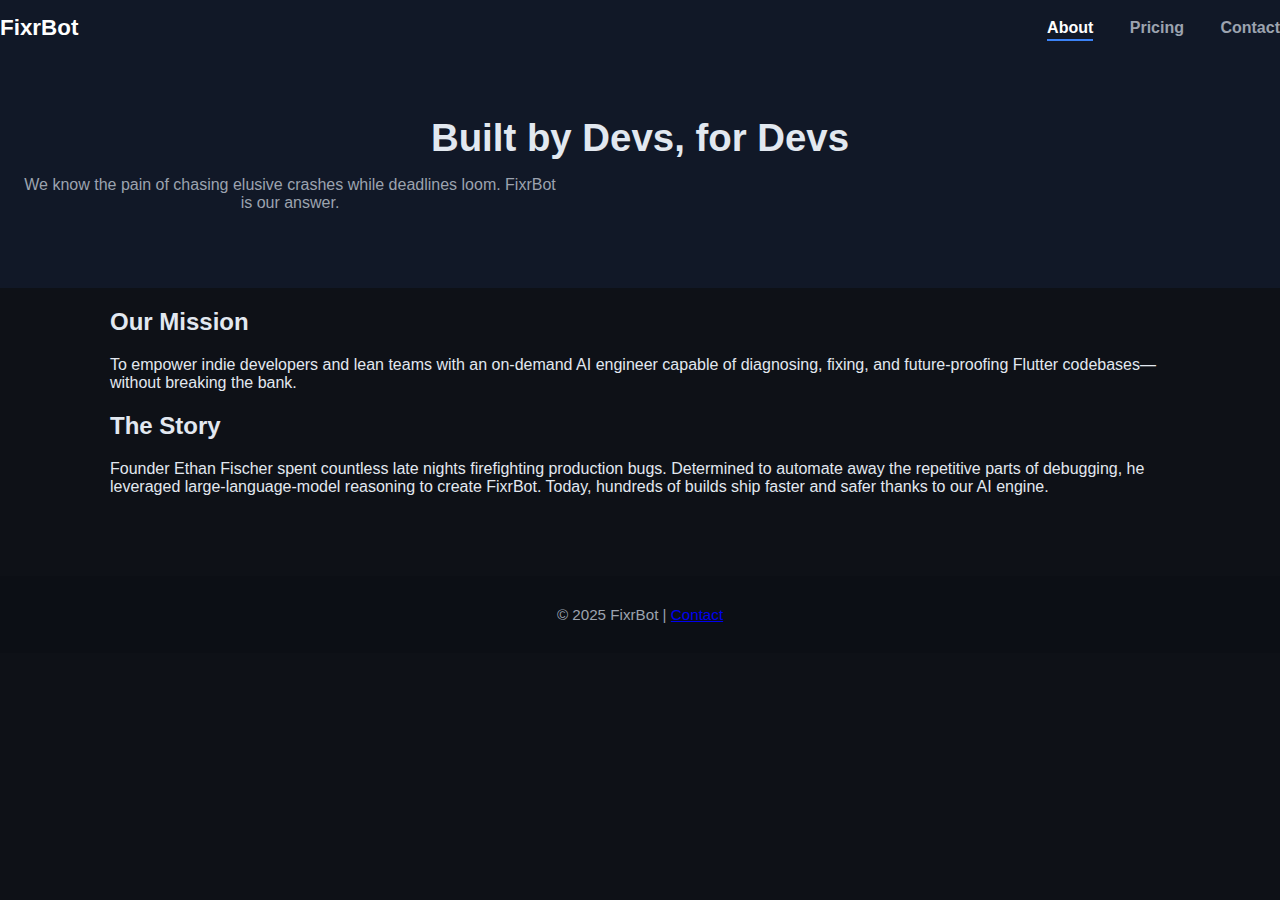
<file: about.html>
<!DOCTYPE html>
<html lang="en">
<head>
  <meta charset="UTF-8" />
  <meta name="viewport" content="width=device-width, initial-scale=1.0" />
  <title>About • FixrBot</title>
  <link rel="stylesheet" href="styles.css" />
</head>
<body>
  <header class="subhero">
    <nav class="topnav">
      <a href="index.html" class="logo">FixrBot</a>
      <div class="nav-links">
        <a href="about.html" class="active">About</a>
        <a href="pricing.html">Pricing</a>
        <a href="contact.html">Contact</a>
      </div>
    </nav>
    <div class="subhero-content">
      <h1>Built by Devs, for Devs</h1>
      <p class="subtitle">We know the pain of chasing elusive crashes while deadlines loom. FixrBot is our answer.</p>
    </div>
  </header>

  <section class="container">
    <h2>Our Mission</h2>
    <p>To empower indie developers and lean teams with an on‑demand AI engineer capable of diagnosing, fixing, and future‑proofing Flutter codebases—without breaking the bank.</p>

    <h2>The Story</h2>
    <p>Founder Ethan Fischer spent countless late nights firefighting production bugs. Determined to automate away the repetitive parts of debugging, he leveraged large‑language‑model reasoning to create FixrBot. Today, hundreds of builds ship faster and safer thanks to our AI engine.</p>
  </section>

  <footer>
    © 2025 FixrBot | <a href="contact.html">Contact</a>
  </footer>
</body>
</html>
</file>
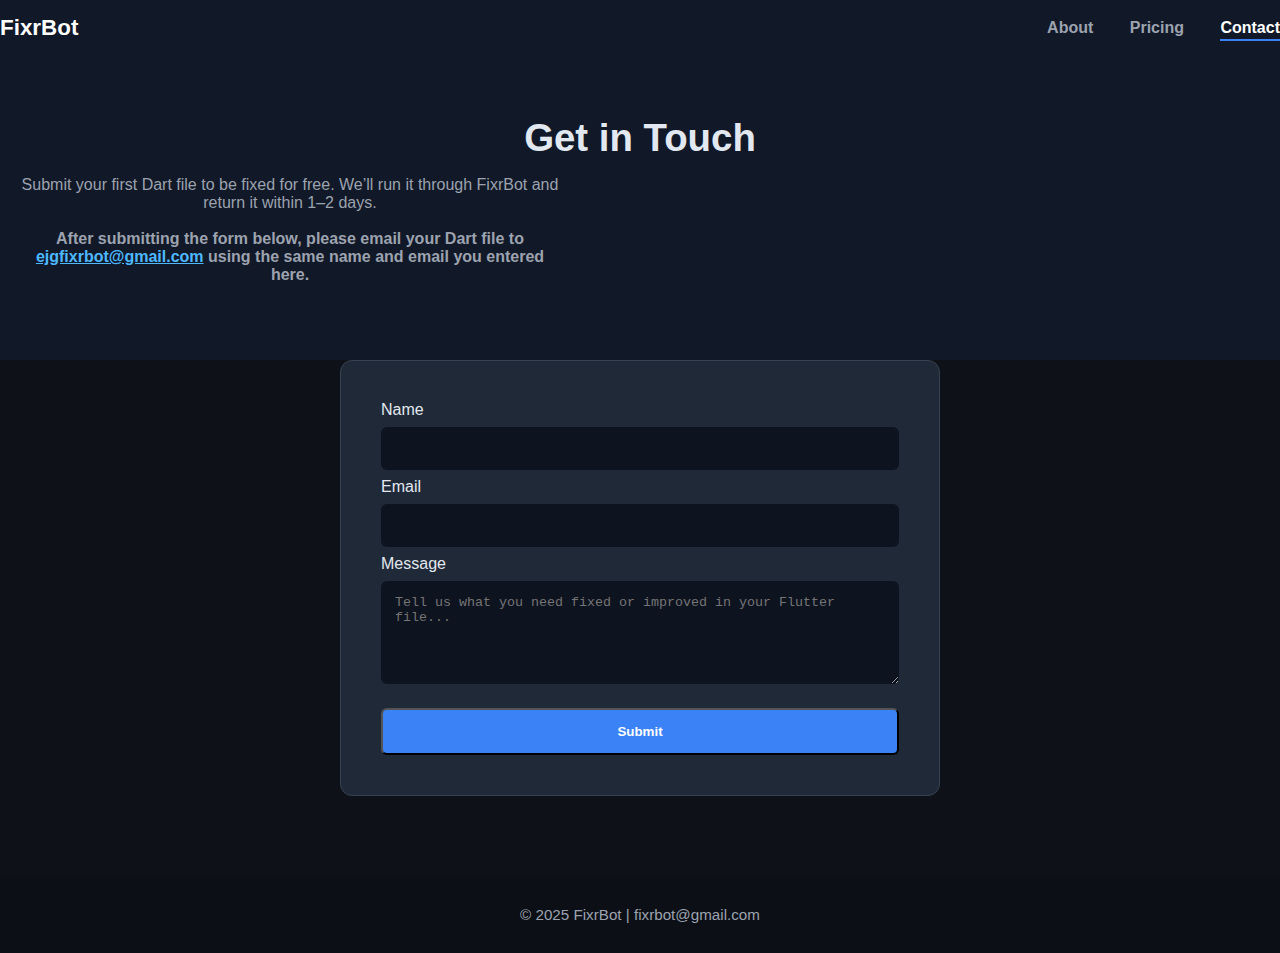
<file: contact.html>
<!DOCTYPE html>
<html lang="en">
<head>
  <meta charset="UTF-8" />
  <meta name="viewport" content="width=device-width, initial-scale=1.0" />
  <title>Contact • FixrBot</title>
  <link rel="stylesheet" href="styles.css" />
  <style>
    .subtitle {
      text-align: center;
    }
    .subtitle a {
      color: #4db8ff; /* light blue for visibility */
    }
  </style>
</head>
<body>
  <header class="subhero">
    <nav class="topnav">
      <a href="index.html" class="logo">FixrBot</a>
      <div class="nav-links">
        <a href="about.html">About</a>
        <a href="pricing.html">Pricing</a>
        <a href="contact.html" class="active">Contact</a>
      </div>
    </nav>
    <div class="subhero-content" style="text-align: center;">
      <h1>Get in Touch</h1>
      <p class="subtitle">
        Submit your first Dart file to be fixed for free. We’ll run it through FixrBot and return it within 1–2 days.
        <br><br>
        <strong>After submitting the form below, please email your Dart file to
        <a href="mailto:ejgfixrbot@gmail.com">ejgfixrbot@gmail.com</a> using the same name and email you entered here.</strong>
      </p>
    </div>
  </header>

  <section class="container">
    <form action="https://formspree.io/f/xyzjblnd" method="POST" class="contact-form">
      <label for="name">Name</label>
      <input type="text" id="name" name="name" required />

      <label for="email">Email</label>
      <input type="email" id="email" name="email" required />

      <label for="message">Message</label>
      <textarea
        id="message"
        name="message"
        rows="5"
        required
        placeholder="Tell us what you need fixed or improved in your Flutter file..."
      ></textarea>

      <button type="submit" class="cta">Submit</button>
    </form>
  </section>

  <footer>
    © 2025 FixrBot | fixrbot@gmail.com
  </footer>
</body>
</html>
</file>
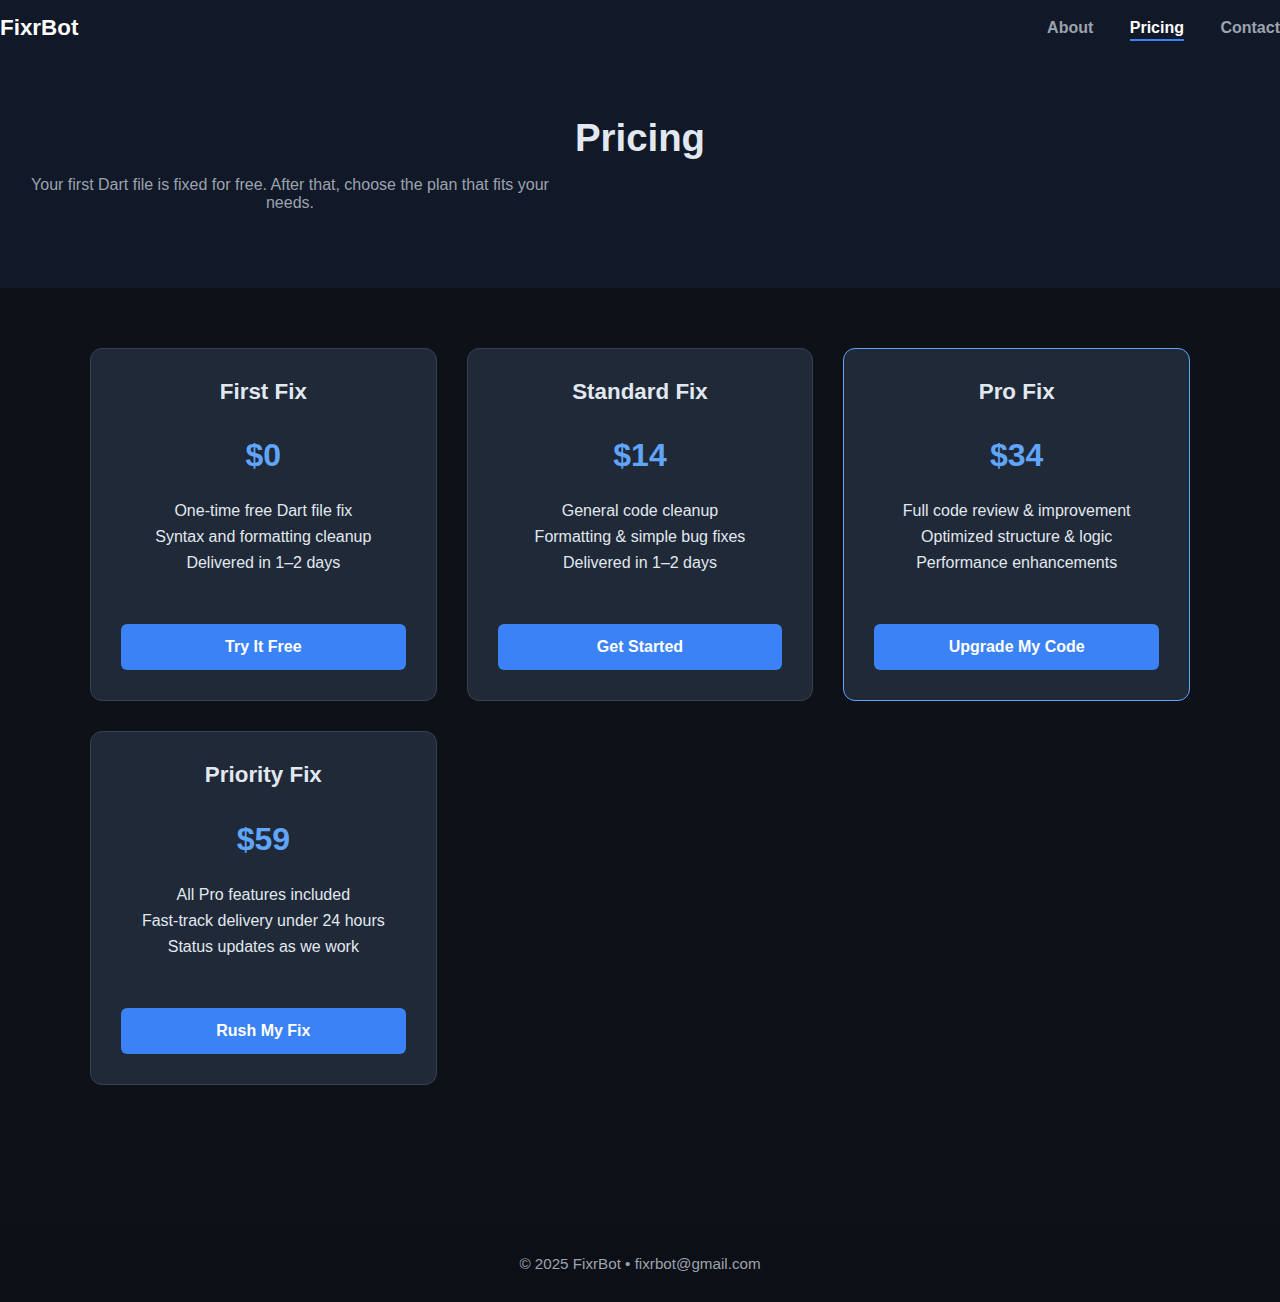
<file: pricing.html>
<!DOCTYPE html>
<html lang="en">
<head>
  <meta charset="UTF-8" />
  <meta name="viewport" content="width=device-width, initial-scale=1.0"/>
  <title>Pricing • FixrBot</title>
  <link rel="stylesheet" href="styles.css"/>
</head>
<body>
  <header class="subhero">
    <nav class="topnav">
      <a href="index.html" class="logo">FixrBot</a>
      <div class="nav-links">
        <a href="about.html">About</a>
        <a href="pricing.html" class="active">Pricing</a>
        <a href="contact.html">Contact</a>
      </div>
    </nav>
    <div class="subhero-content">
      <h1>Pricing</h1>
      <p class="subtitle">Your first Dart file is fixed for free. After that, choose the plan that fits your needs.</p>
    </div>
  </header>

  <section class="container pricing-grid">
    <div class="card">
      <h3>First Fix</h3>
      <p class="price">$0</p>
      <ul>
        <li>One-time free Dart file fix</li>
        <li>Syntax and formatting cleanup</li>
        <li>Delivered in 1–2 days</li>
      </ul>
      <a href="contact.html" class="cta">Try It Free</a>
    </div>

    <div class="card">
      <h3>Standard Fix</h3>
      <p class="price">$14</p>
      <ul>
        <li>General code cleanup</li>
        <li>Formatting & simple bug fixes</li>
        <li>Delivered in 1–2 days</li>
      </ul>
      <a href="contact.html" class="cta">Get Started</a>
    </div>

    <div class="card priority">
      <h3>Pro Fix</h3>
      <p class="price">$34</p>
      <ul>
        <li>Full code review & improvement</li>
        <li>Optimized structure & logic</li>
        <li>Performance enhancements</li>
      </ul>
      <a href="contact.html" class="cta">Upgrade My Code</a>
    </div>

    <div class="card">
      <h3>Priority Fix</h3>
      <p class="price">$59</p>
      <ul>
        <li>All Pro features included</li>
        <li>Fast-track delivery under 24 hours</li>
        <li>Status updates as we work</li>
      </ul>
      <a href="contact.html" class="cta">Rush My Fix</a>
    </div>
  </section>

  <footer>
    © 2025 FixrBot • fixrbot@gmail.com
  </footer>
</body>
</html>
</file>
<file: styles.css>
/* ====== Core ======*/
:root{
  --bg-dark:#0e1117;
  --surface-1:#111827;
  --surface-2:#1f2937;
  --border:#374151;
  --text:#e2e8f0;
  --text-soft:#9ca3af;
  --brand:#3b82f6;
  --brand-alt:#60a5fa;
}
*{box-sizing:border-box;}
body{margin:0;font-family:"Segoe UI",sans-serif;color:var(--text);background:var(--bg-dark);}
img{max-width:100%;display:block;}
.container{max-width:1100px;margin:auto;padding:0 20px;}

/* ====== Navigation */
.topnav{display:flex;justify-content:space-between;align-items:center;padding:15px 0;}
.logo{font-size:1.4em;font-weight:700;color:#fff;text-decoration:none;}
.nav-links a{color:var(--text-soft);margin-left:32px;text-decoration:none;font-weight:600;}
.nav-links a.active,.nav-links a:hover{color:#fff;border-bottom:2px solid var(--brand);padding-bottom:3px;}

/* ====== Hero / Subhero */
.hero{background:linear-gradient(135deg,#111827 0%,#1f2937 100%);padding:80px 0 60px;position:relative;overflow:hidden;}
.hero-content{max-width:600px;text-align:left;}
.hero h1{font-size:2.8em;margin:0 0 20px;line-height:1.2;}
.hero h1 span{color:var(--brand-alt);}
.subtitle{color:var(--text-soft);max-width:540px;}
.cta{background:var(--brand);color:#fff;padding:14px 28px;border-radius:6px;font-weight:700;text-decoration:none;display:inline-block;margin-top:24px;}
.cta.large{font-size:1.2em;}
.cta:hover{background:var(--brand-alt);}  
.hero-img{position:absolute;right:-100px;bottom:-40px;width:480px;opacity:0.12;}

.subhero{background:var(--surface-1);padding-bottom:40px;}
.subhero-content{text-align:center;padding:60px 20px 20px;}
.subhero h1{margin:0;font-size:2.4em;}

/* Sections */
.section-alt{background:var(--surface-1);padding:60px 0;}
.section-dark{background:var(--surface-2);padding:60px 0;}
.center{text-align:center;}
.split{display:flex;flex-wrap:wrap;gap:40px;align-items:center;}
.split>div{flex:1 1 300px;}
.icon-list{list-style:none;padding:0;margin:0;}
.icon-list li{display:flex;align-items:center;margin:10px 0;font-size:1.05em;}
.icon-list span{display:inline-block;width:26px;height:26px;border-radius:50%;background:var(--brand);color:#fff;font-weight:700;line-height:26px;text-align:center;margin-right:10px;}
.shadow-img{box-shadow:0 10px 25px rgba(0,0,0,0.35);border-radius:8px;}

/* Steps */
.steps{display:flex;justify-content:center;gap:40px;flex-wrap:wrap;margin-top:30px;}
.step{background:var(--surface-2);padding:20px 22px;border-radius:8px;max-width:220px;text-align:center;border:1px solid var(--border);}
.step span{display:inline-block;background:var(--brand);color:#fff;width:40px;height:40px;border-radius:50%;font-weight:700;line-height:40px;margin-bottom:10px;}

/* Pricing Grid */
.pricing-grid{display:grid;grid-template-columns:repeat(auto-fit,minmax(260px,1fr));gap:30px;padding:60px 0;}
.card{background:var(--surface-2);border:1px solid var(--border);border-radius:12px;padding:30px;text-align:center;display:flex;flex-direction:column;}
.card h3{margin-top:0;font-size:1.4em;}
.card .price{font-size:2em;font-weight:700;margin:10px 0 20px;color:var(--brand-alt);}
.card ul{list-style:none;padding:0;margin:0 0 20px;}
.card li{margin:8px 0;}
.card.priority{border-color:var(--brand-alt);}  

/* Contact Form */
.contact-form{max-width:600px;margin:auto;padding:40px;background:var(--surface-2);border:1px solid var(--border);border-radius:12px;}
.contact-form input,.contact-form textarea{width:100%;margin:8px 0;padding:14px;border:none;border-radius:6px;background:#0e1320;color:#fff;}
.contact-form button{width:100%;margin-top:12px;}

/* Footer */
footer{background:#0c0f15;color:var(--text-soft);padding:30px;text-align:center;margin-top:80px;font-size:0.95em;}

/* Responsive */
@media(max-width:760px){
  .hero h1{font-size:2.2em;}
  .nav-links a{margin-left:18px;}
  .split{flex-direction:column-reverse;text-align:center;}
  .hero-img{display:none;}
}
</file>
